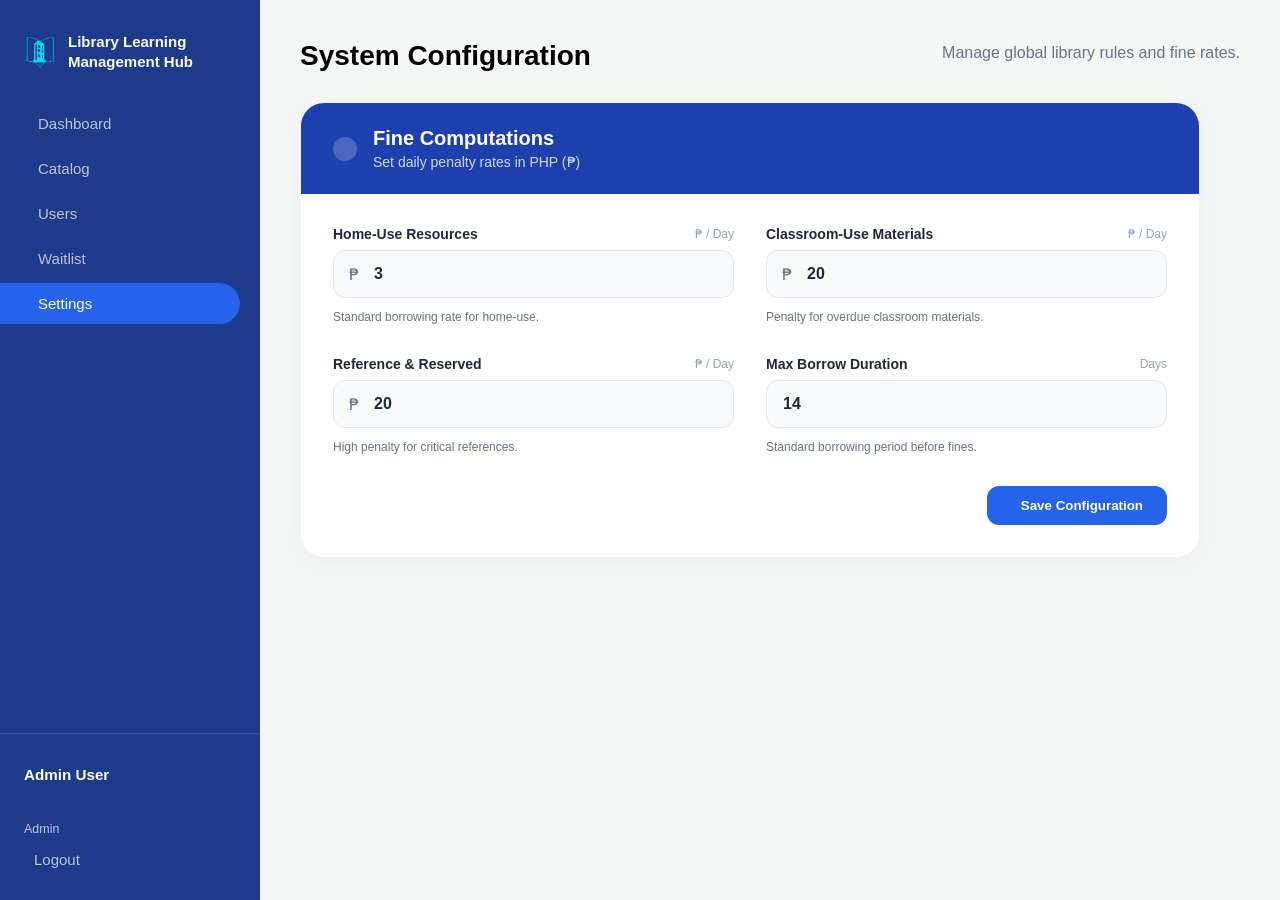
<file: admin_settings.html>
<!DOCTYPE html>
<html lang="en">
<head>
    <meta charset="UTF-8">
    <meta name="viewport" content="width=device-width, initial-scale=1.0">
    <title>Library Management System - Settings</title>
    <link rel="stylesheet" href="css/admin.css">
    <link rel="stylesheet" href="css/layout.css">
    <link rel="stylesheet" href="css/sidebar.css">
    <link rel='stylesheet' href='https://cdn-uicons.flaticon.com/uicons-regular-rounded/css/uicons-regular-rounded.css'>
    <style>
        /* --- SETTINGS SPECIFIC STYLES --- */
        .settings-container {
            max-width: 900px;
            margin-top: 20px;
        }

        .config-card {
            background: white;
            border-radius: 24px;
            overflow: hidden;
            border: 1px solid #f1f5f9;
            box-shadow: 0 4px 20px rgba(0,0,0,0.03);
        }

        .config-header {
            background: #1e40af; /* Deep Blue from Figma */
            padding: 24px 32px;
            display: flex;
            align-items: center;
            gap: 16px;
            color: white;
        }

        .config-header i {
            font-size: 24px;
            background: rgba(255, 255, 255, 0.2);
            padding: 12px;
            border-radius: 12px;
        }

        .config-header h3 { margin: 0; font-size: 20px; }
        .config-header p { margin: 4px 0 0; font-size: 14px; opacity: 0.8; }

        .config-body {
            padding: 32px;
            display: grid;
            grid-template-columns: 1fr 1fr;
            gap: 32px;
        }

        .input-group {
            display: flex;
            flex-direction: column;
            gap: 8px;
        }

        .input-label-row {
            display: flex;
            justify-content: space-between;
            align-items: center;
        }

        .input-label-row label {
            font-weight: 700;
            color: #1e293b;
            font-size: 14px;
        }

        .unit-label {
            font-size: 12px;
            color: #94a3b8;
        }

        .custom-input-wrapper {
            position: relative;
            display: flex;
            align-items: center;
        }

        .input-prefix {
            position: absolute;
            left: 16px;
            color: #64748b;
            font-weight: 500;
        }

        .custom-input {
            width: 100%;
            padding: 14px 16px 14px 40px;
            background: #f8fafc;
            border: 1px solid #e2e8f0;
            border-radius: 12px;
            font-size: 16px;
            color: #1e293b;
            font-weight: 600;
            transition: all 0.2s;
        }

        .custom-input:focus {
            outline: none;
            border-color: #3b82f6;
            background: white;
            box-shadow: 0 0 0 4px rgba(59, 130, 246, 0.1);
        }

        .input-help-text {
            font-size: 12px;
            color: #64748b;
            margin-top: 4px;
        }

        .config-footer {
            padding: 0 32px 32px;
            display: flex;
            justify-content: flex-end;
        }

        .btn-save-config {
            background: #2563eb;
            color: white;
            border: none;
            padding: 12px 24px;
            border-radius: 12px;
            font-weight: 600;
            display: flex;
            align-items: center;
            gap: 10px;
            cursor: pointer;
            transition: background 0.2s;
        }

        .btn-save-config:hover {
            background: #1d4ed8;
        }
    </style>
</head>

<body>
    <div class="admin-container">
        <aside class="sidebar">
            <div class="sidebar-header">
                <img src="applogo(2).png" alt="Logo" class="logo-icon">
                <h2 class="brand-name">Library Learning Management Hub</h2>
            </div>
            <nav class="sidebar-nav">
                <ul>
                    <li class="nav-item"><a href="admin_dashboard.html"><i class="fi fi-rr-home"></i> Dashboard</a></li>
                    <li class="nav-item"><a href="admin_catalog.php"><i class="fi fi-rr-search"></i> Catalog</a></li>
                    <li class="nav-item"><a href="admin_users.html"><i class="fi fi-rr-users-alt"></i> Users</a></li>
                    <li class="nav-item"><a href="admin_waitlist.html"><i class="fi fi-rr-clock"></i> Waitlist</a></li>
                    <li class="nav-item active"><a href="#"><i class="fi fi-rr-settings"></i> Settings</a></li>
                </ul>
            </nav>
            <div class="sidebar-footer">
                <div class="admin-profile">
                    <strong>Admin User</strong><br><small>Admin</small>
                </div>
                <a href="index.html" class="logout-link"><i class="fi fi-rr-exit"></i> Logout</a>
            </div>
        </aside>

        <main class="main-content">
            <header class="overview-header" style="margin-bottom: 30px;">
                <h1 style="font-size: 28px; margin: 0;">System Configuration</h1>
                <p style="color: #64748b; margin: 4px 0 0;">Manage global library rules and fine rates.</p>
            </header>

            <div class="settings-container">
                <div class="config-card">
                    <div class="config-header">
                        <i class="fi fi-rr-credit-card"></i>
                        <div>
                            <h3>Fine Computations</h3>
                            <p>Set daily penalty rates in PHP (₱)</p>
                        </div>
                    </div>

                    <form class="config-body">
                        <div class="input-group">
                            <div class="input-label-row">
                                <label>Home-Use Resources</label>
                                <span class="unit-label">₱ / Day</span>
                            </div>
                            <div class="custom-input-wrapper">
                                <span class="input-prefix">₱</span>
                                <input type="number" class="custom-input" value="3">
                            </div>
                            <span class="input-help-text">Standard borrowing rate for home-use.</span>
                        </div>

                        <div class="input-group">
                            <div class="input-label-row">
                                <label>Classroom-Use Materials</label>
                                <span class="unit-label">₱ / Day</span>
                            </div>
                            <div class="custom-input-wrapper">
                                <span class="input-prefix">₱</span>
                                <input type="number" class="custom-input" value="20">
                            </div>
                            <span class="input-help-text">Penalty for overdue classroom materials.</span>
                        </div>

                        <div class="input-group">
                            <div class="input-label-row">
                                <label>Reference & Reserved</label>
                                <span class="unit-label">₱ / Day</span>
                            </div>
                            <div class="custom-input-wrapper">
                                <span class="input-prefix">₱</span>
                                <input type="number" class="custom-input" value="20">
                            </div>
                            <span class="input-help-text">High penalty for critical references.</span>
                        </div>

                        <div class="input-group">
                            <div class="input-label-row">
                                <label>Max Borrow Duration</label>
                                <span class="unit-label">Days</span>
                            </div>
                            <div class="custom-input-wrapper">
                                <input type="number" class="custom-input" style="padding-left: 16px;" value="14">
                            </div>
                            <span class="input-help-text">Standard borrowing period before fines.</span>
                        </div>
                    </form>

                    <div class="config-footer">
                        <button class="btn-save-config">
                            <i class="fi fi-rr-disk"></i>
                            Save Configuration
                        </button>
                    </div>
                </div>
            </div>
        </main>
    </div>
</body>
</html>
</file>
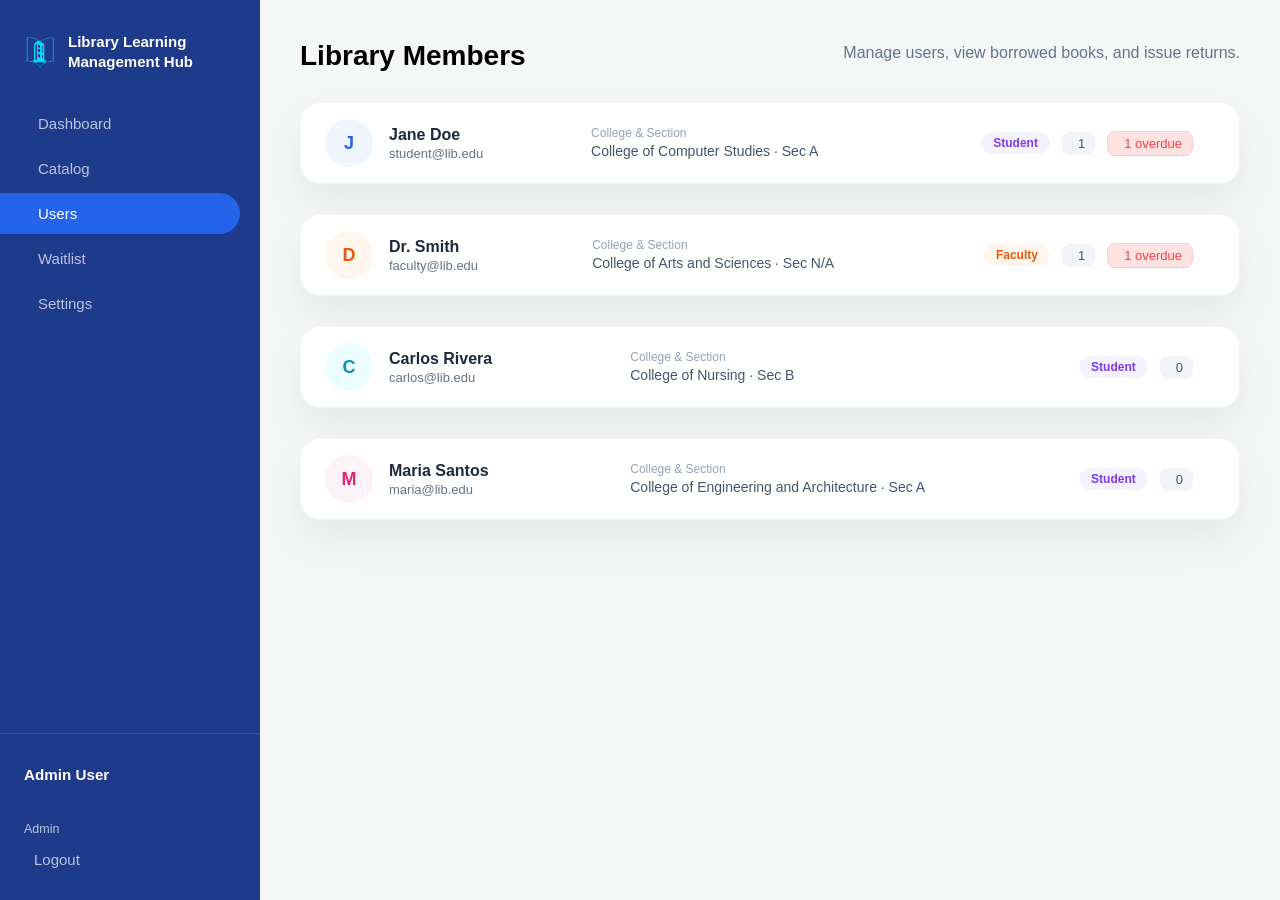
<file: admin_users.html>
<!DOCTYPE html>
<html lang="en">
<head>
    <meta charset="UTF-8">
    <meta name="viewport" content="width=device-width, initial-scale=1.0">
    <title>Library Management System - Library Members</title>
    <link rel="stylesheet" href="css/admin.css">
    <link rel="stylesheet" href="css/layout.css">
    <link rel="stylesheet" href="css/sidebar.css">
    <link rel='stylesheet' href='https://cdn-uicons.flaticon.com/uicons-regular-rounded/css/uicons-regular-rounded.css'>
    <style>
        /* --- USERS PAGE SPECIFIC STYLES --- */
        .member-card {
            background: white;
            border: 1px solid #f1f5f9;
            border-radius: 20px;
            padding: 16px 24px;
            margin-bottom: 12px;
            display: flex;
            align-items: center;
            justify-content: space-between;
            transition: transform 0.2s, box-shadow 0.2s;
        }

        .member-card:hover {
            box-shadow: 0 4px 12px rgba(0,0,0,0.05);
        }

        .member-main-info {
            display: flex;
            align-items: center;
            gap: 16px;
            flex: 1;
        }

        .member-avatar {
            width: 48px;
            height: 48px;
            border-radius: 50%;
            background: #eff6ff;
            color: #2563eb;
            display: flex;
            align-items: center;
            justify-content: center;
            font-weight: 600;
            font-size: 18px;
        }

        .member-details h4 {
            margin: 0;
            font-size: 16px;
            color: #1e293b;
        }

        .member-details p {
            margin: 2px 0 0;
            font-size: 13px;
            color: #64748b;
        }

        .member-college {
            flex: 1.5;
            text-align: left;
        }

        .member-college span {
            display: block;
            font-size: 12px;
            color: #94a3b8;
            margin-bottom: 2px;
        }

        .member-college strong {
            font-size: 14px;
            color: #475569;
            font-weight: 500;
        }

        .member-stats {
            display: flex;
            align-items: center;
            gap: 12px;
        }

        /* Badges from Figma */
        .badge-role {
            padding: 4px 12px;
            border-radius: 20px;
            font-size: 12px;
            font-weight: 600;
        }

        .role-student { background: #f5f3ff; color: #7c3aed; }
        .role-faculty { background: #fff7ed; color: #ea580c; }

        .stat-badge {
            display: flex;
            align-items: center;
            gap: 6px;
            padding: 4px 10px;
            background: #f1f5f9;
            border-radius: 8px;
            font-size: 13px;
            color: #475569;
        }

        .stat-badge.overdue {
            background: #fee2e2;
            color: #ef4444;
            border: 1px solid #fecaca;
        }

        .expand-btn {
            color: #cbd5e1;
            font-size: 20px;
            cursor: pointer;
            margin-left: 10px;
        }
    </style>
</head>

<body>
    <div class="admin-container">
        <aside class="sidebar">
            <div class="sidebar-header">
                <img src="applogo(2).png" alt="Logo" class="logo-icon">
                <h2 class="brand-name">Library Learning Management Hub</h2>
            </div>
            <nav class="sidebar-nav">
                <ul>
                    <li class="nav-item"><a href="admin_dashboard.html"><i class="fi fi-rr-home"></i> Dashboard</a></li>
                    <li class="nav-item"><a href="admin_catalog.php"><i class="fi fi-rr-search"></i> Catalog</a></li>
                    <li class="nav-item active"><a href="#"><i class="fi fi-rr-users-alt"></i> Users</a></li>
                    <li class="nav-item"><a href="admin_waitlist.html"><i class="fi fi-rr-clock"></i> Waitlist</a></li>
                    <li class="nav-item"><a href="admin_settings.html"><i class="fi fi-rr-settings"></i> Settings</a></li>
                </ul>
            </nav>
            <div class="sidebar-footer">
                <div class="admin-profile">
                    <strong>Admin User</strong><br><small>Admin</small>
                </div>
                <a href="index.html" class="logout-link"><i class="fi fi-rr-exit"></i> Logout</a>
            </div>
        </aside>

        <main class="main-content">
            <header class="overview-header" style="margin-bottom: 30px;">
                <h1 style="font-size: 28px; margin: 0;">Library Members</h1>
                <p style="color: #64748b; margin: 4px 0 0;">Manage users, view borrowed books, and issue returns.</p>
            </header>

            <section class="members-list">
                
                <div class="member-card">
                    <div class="member-main-info">
                        <div class="member-avatar">J</div>
                        <div class="member-details">
                            <h4>Jane Doe</h4>
                            <p>student@lib.edu</p>
                        </div>
                    </div>
                    <div class="member-college">
                        <span>College & Section</span>
                        <strong>College of Computer Studies · Sec A</strong>
                    </div>
                    <div class="member-stats">
                        <span class="badge-role role-student">Student</span>
                        <div class="stat-badge"><i class="fi fi-rr-book-alt"></i> 1</div>
                        <div class="stat-badge overdue"><i class="fi fi-rr-exclamation"></i> 1 overdue</div>
                        <i class="fi fi-rr-angle-small-down expand-btn"></i>
                    </div>
                </div>

                <div class="member-card">
                    <div class="member-main-info">
                        <div class="member-avatar" style="background: #fff7ed; color: #ea580c;">D</div>
                        <div class="member-details">
                            <h4>Dr. Smith</h4>
                            <p>faculty@lib.edu</p>
                        </div>
                    </div>
                    <div class="member-college">
                        <span>College & Section</span>
                        <strong>College of Arts and Sciences · Sec N/A</strong>
                    </div>
                    <div class="member-stats">
                        <span class="badge-role role-faculty">Faculty</span>
                        <div class="stat-badge"><i class="fi fi-rr-book-alt"></i> 1</div>
                        <div class="stat-badge overdue"><i class="fi fi-rr-exclamation"></i> 1 overdue</div>
                        <i class="fi fi-rr-angle-small-down expand-btn"></i>
                    </div>
                </div>

                <div class="member-card">
                    <div class="member-main-info">
                        <div class="member-avatar" style="background: #ecfeff; color: #0891b2;">C</div>
                        <div class="member-details">
                            <h4>Carlos Rivera</h4>
                            <p>carlos@lib.edu</p>
                        </div>
                    </div>
                    <div class="member-college">
                        <span>College & Section</span>
                        <strong>College of Nursing · Sec B</strong>
                    </div>
                    <div class="member-stats">
                        <span class="badge-role role-student">Student</span>
                        <div class="stat-badge"><i class="fi fi-rr-book-alt"></i> 0</div>
                        <i class="fi fi-rr-angle-small-down expand-btn"></i>
                    </div>
                </div>

                <div class="member-card">
                    <div class="member-main-info">
                        <div class="member-avatar" style="background: #fdf2f8; color: #db2777;">M</div>
                        <div class="member-details">
                            <h4>Maria Santos</h4>
                            <p>maria@lib.edu</p>
                        </div>
                    </div>
                    <div class="member-college">
                        <span>College & Section</span>
                        <strong>College of Engineering and Architecture · Sec A</strong>
                    </div>
                    <div class="member-stats">
                        <span class="badge-role role-student">Student</span>
                        <div class="stat-badge"><i class="fi fi-rr-book-alt"></i> 0</div>
                        <i class="fi fi-rr-angle-small-down expand-btn"></i>
                    </div>
                </div>

            </section>
        </main>
    </div>
</body>
</html>
</file>
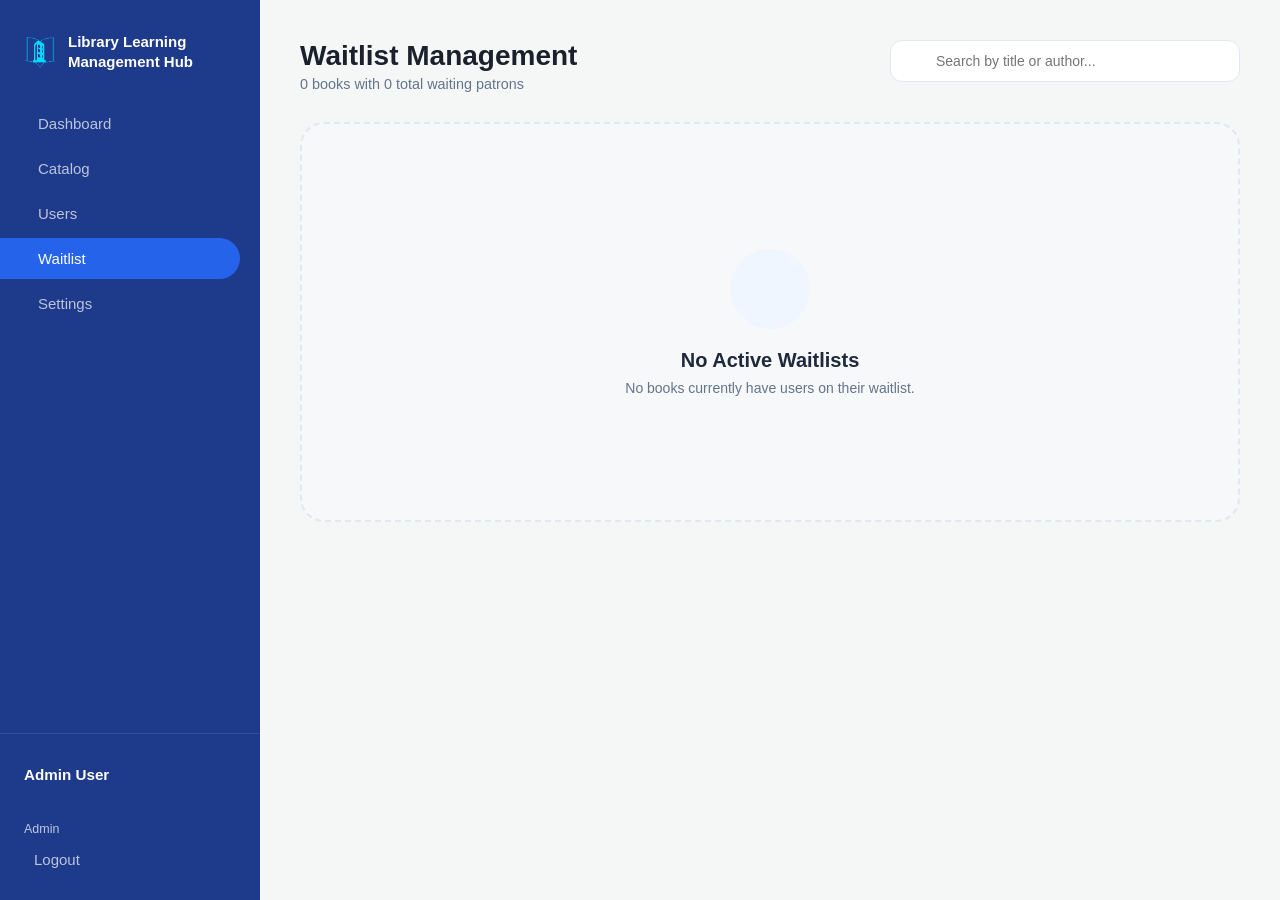
<file: admin_waitlist.html>
<!DOCTYPE html>
<html lang="en">
<head>
    <meta charset="UTF-8">
    <meta name="viewport" content="width=device-width, initial-scale=1.0">
    <title>Library Management System - Waitlist</title>
    <link rel="stylesheet" href="css/admin.css">
    <link rel="stylesheet" href="css/layout.css">
    <link rel="stylesheet" href="css/sidebar.css">
    <link rel='stylesheet' href='https://cdn-uicons.flaticon.com/uicons-regular-rounded/css/uicons-regular-rounded.css'>
    <style>
        /* --- WAITLIST SPECIFIC STYLES --- */
        .waitlist-header {
            display: flex;
            justify-content: space-between;
            align-items: flex-start;
            margin-bottom: 30px;
        }

        .search-container {
            position: relative;
            width: 350px;
        }

        .search-container i {
            position: absolute;
            left: 15px;
            top: 50%;
            transform: translateY(-50%);
            color: #94a3b8;
        }

        .search-input {
            width: 100%;
            padding: 12px 15px 12px 45px;
            border: 1px solid #e2e8f0;
            border-radius: 12px;
            background: white;
            font-size: 14px;
            outline: none;
            transition: border-color 0.2s;
        }

        .search-input:focus {
            border-color: #2563eb;
        }

        /* Empty State Box from Figma */
        .empty-state-container {
            width: 100%;
            height: 400px;
            border: 2px dashed #e2e8f0;
            border-radius: 24px;
            display: flex;
            flex-direction: column;
            align-items: center;
            justify-content: center;
            text-align: center;
            background: rgba(248, 250, 252, 0.5);
            margin-top: 20px;
        }

        .empty-icon-circle {
            width: 80px;
            height: 80px;
            background: #eff6ff;
            border-radius: 50%;
            display: flex;
            align-items: center;
            justify-content: center;
            margin-bottom: 20px;
        }

        .empty-icon-circle i {
            font-size: 32px;
            color: #3b82f6;
            opacity: 0.6;
        }

        .empty-state-container h2 {
            font-size: 20px;
            color: #1e293b;
            margin: 0 0 8px 0;
        }

        .empty-state-container p {
            font-size: 14px;
            color: #64748b;
            margin: 0;
        }
    </style>
</head>

<body>
    <div class="admin-container">
        <aside class="sidebar">
            <div class="sidebar-header">
                <img src="applogo(2).png" alt="Logo" class="logo-icon">
                <h2 class="brand-name">Library Learning Management Hub</h2>
            </div>
            <nav class="sidebar-nav">
                <ul>
                    <li class="nav-item"><a href="admin_dashboard.html"><i class="fi fi-rr-home"></i> Dashboard</a></li>
                    <li class="nav-item"><a href="admin_catalog.php"><i class="fi fi-rr-search"></i> Catalog</a></li>
                    <li class="nav-item"><a href="admin_users.html"><i class="fi fi-rr-users-alt"></i> Users</a></li>
                    <li class="nav-item active"><a href="#"><i class="fi fi-rr-clock"></i> Waitlist</a></li>
                    <li class="nav-item"><a href="admin_settings.html"><i class="fi fi-rr-settings"></i> Settings</a></li>
                </ul>
            </nav>
            <div class="sidebar-footer">
                <div class="admin-profile">
                    <strong>Admin User</strong><br><small>Admin</small>
                </div>
                <a href="index.html" class="logout-link"><i class="fi fi-rr-exit"></i> Logout</a>
            </div>
        </aside>

        <main class="main-content">
            <div class="waitlist-header">
                <div class="title-group">
                    <h1 style="font-size: 28px; margin: 0;">Waitlist Management</h1>
                    <p style="color: #64748b; margin: 4px 0 0;">0 books with 0 total waiting patrons</p>
                </div>
                
                <div class="search-container">
                    <i class="fi fi-rr-search"></i>
                    <input type="text" class="search-input" placeholder="Search by title or author...">
                </div>
            </div>

            <div class="empty-state-container">
                <div class="empty-icon-circle">
                    <i class="fi fi-rr-clock"></i>
                </div>
                <h2>No Active Waitlists</h2>
                <p>No books currently have users on their waitlist.</p>
            </div>
        </main>
    </div>
</body>
</html>
</file>
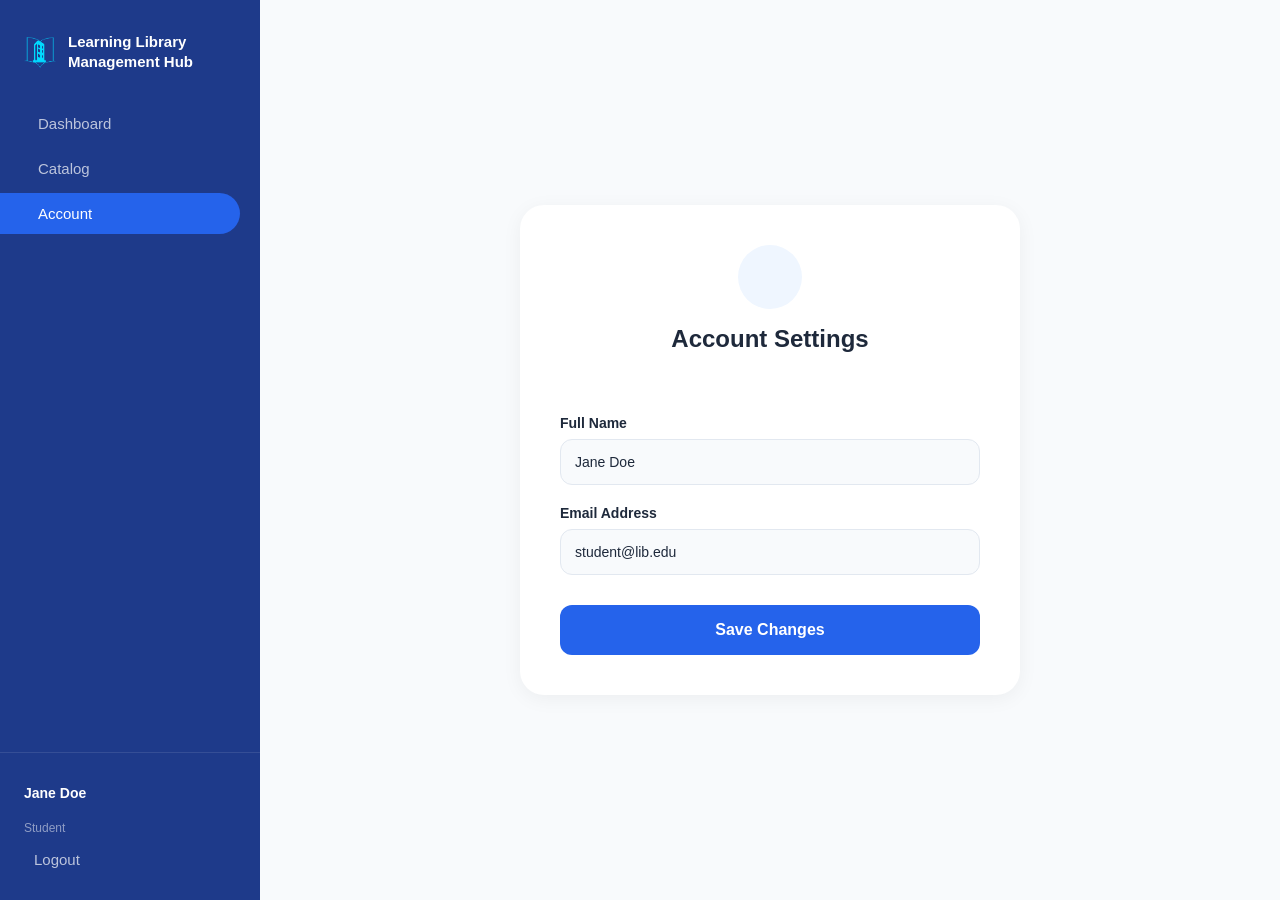
<file: member_account.html>
<!DOCTYPE html>
<html lang="en">
<head>
    <meta charset="UTF-8">
    <meta name="viewport" content="width=device-width, initial-scale=1.0">
    <title>Account Settings - Member</title>
    <link rel="stylesheet" href="css/layout.css">
    <link rel="stylesheet" href="css/member.css">
    <link rel="stylesheet" href="css/sidebar.css">
    <link rel='stylesheet' href='https://cdn-uicons.flaticon.com/uicons-regular-rounded/css/uicons-regular-rounded.css'>
</head>
<body>
    <div class="app-container">
        <aside class="sidebar">
            <div class="sidebar-header">
                <img src="applogo(2).png" alt="Logo" class="logo-icon">
                <h2 class="brand-name">Learning Library Management Hub</h2>
            </div>
            <nav class="sidebar-nav">
                <ul>
                    <li class="nav-item"><a href="member_dashboard.php"><i class="fi fi-rr-home"></i> Dashboard</a></li>
                    <li class="nav-item"><a href="member_catalog.php"><i class="fi fi-rr-search"></i> Catalog</a></li>
                    <li class="nav-item active"><a href="member_account.html"><i class="fi fi-rr-user"></i> Account</a></li>
                </ul>
            </nav>
            <div class="sidebar-footer">
                <div class="user-info">
                    <strong>Jane Doe</strong><br><small>Student</small>
                </div>
                <a href="index.html" class="logout-link"><i class="fi fi-rr-exit"></i> Logout</a>
            </div>
        </aside>

        <main class="main-content flex-center">
            <div class="settings-card">
                <div class="settings-header">
                    <div class="icon-circle">
                        <i class="fi fi-rr-settings"></i>
                    </div>
                    <h1>Account Settings</h1>
                    <p>Update your profile info and preferences here.</p>
                </div>

                <form class="settings-form">
                    <div class="form-group">
                        <label>Full Name</label>
                        <input type="text" value="Jane Doe" placeholder="Enter your full name">
                    </div>

                    <div class="form-group">
                        <label>Email Address</label>
                        <input type="email" value="student@lib.edu" placeholder="Enter your email">
                    </div>

                    <button type="submit" class="btn-save-large">Save Changes</button>
                </form>
            </div>
        </main>
    </div>
</body>
</html>
</file>
<file: css/admin.css>
/* Admin Dashboard Styles */

/* Container & Global */
.admin-container {
    display: flex;
    min-height: 100vh;
}

/* Main Content Adjustment */
.main-content {
    margin-left: 260px; 
    width: calc(100% - 260px);
    min-height: 100vh;
    background-color: #f4f7f6;
    padding: 40px;
}

/*Dashboard Styles*/
/* Header & Filters */
.overview-header {
    display: flex;
    justify-content: space-between;
    align-items: flex-start;
    margin-bottom: 30px;
}

.title-group h1 { font-size: 1.8rem; color: #1a202c; margin-bottom: 5px; }
.title-group p { color: #718096; font-size: 0.9rem; }

.filter-buttons {
    background: #edf2f7;
    padding: 5px;
    border-radius: 10px;
    display: flex;
    gap: 5px;
}

.btn-filter {
    border: none;
    background: transparent;
    padding: 8px 15px;
    border-radius: 8px;
    cursor: pointer;
    font-size: 0.85rem;
    color: #4a5568;
}

.btn-filter.active {
    background: white;
    box-shadow: 0 2px 4px rgba(0,0,0,0.05);
    color: #1d456d;
    font-weight: 600;
}

/* Stats Grid */
/* Stats Grid - Forced into 1 line */
.stats-grid {
    display: grid;
    grid-template-columns: repeat(4, 1fr); /* Forces 4 columns in one row */
    gap: 20px;
    margin-bottom: 30px;
    width: 100%;
}

.stat-card {
    background: white;
    padding: 20px;
    border-radius: 15px;
    display: flex;
    align-items: center;
    gap: 15px;
    position: relative;
    box-shadow: 0 4px 6px rgba(0, 0, 0, 0.02);
    border: 1px solid #f0f0f0;
    min-width: 0; /* Prevents long text from breaking the grid width */
}

/* Optional: Add a media query for smaller screens so it stays usable on mobile */
@media (max-width: 1024px) {
    .stats-grid {
        grid-template-columns: repeat(2, 1fr); /* Drops to 2x2 on tablets */
    }
}

.stat-icon {
    width: 45px;
    height: 45px;
    border-radius: 12px;
    display: flex;
    align-items: center;
    justify-content: center;
    font-size: 20px;
}

/* details-section style */
.details-section {
    background: white;
    margin-top: 20px;
    border-radius: 15px;
    padding: 20px;
    box-shadow: 0 4px 6px rgba(0,0,0,0.02);
    border: 1px solid #f0f0f0;
    transition: all 0.3s ease;
}

/* Hidden State */
.hidden {
    display: none;
}

/* Rotation for the arrow icon */
.rotate-arrow {
    transform: rotate(180deg);
}

/* Table styling based on your Figma screenshot */
.borrow-table {
    width: 100%;
    border-collapse: collapse;
    margin-top: 20px;
}

.borrow-table th {
    text-align: left;
    color: #a0aec0;
    font-size: 0.75rem;
    padding: 10px;
    border-bottom: 1px solid #f0f0f0;
}

.borrow-table td {
    padding: 15px 10px;
    font-size: 0.85rem;
}

/* --- Photo Scaling Logic --- */
.book-img-container {
    width: 40px;
    height: 55px;
    border-radius: 4px;
    overflow: hidden; /* Clips the image to the container */
    background: #f0f0f0;
    flex-shrink: 0;
}

.book-img-container img {
    width: 100%;
    height: 100%;
    object-fit: cover; /* Key: Resizes photo to fill without stretching */
    display: block;
}

/* --- Collapsible Logic --- */
.details-section {
    background: white;
    margin-top: 20px;
    margin-bottom: 25px;
    padding: 20px;
    border-radius: 15px;
    box-shadow: 0 4px 6px rgba(0,0,0,0.02);
    border: 1px solid #f0f0f0;
    width: 100%; /* Ensures it spans across the grid layout */
}

.hidden {
    display: none;
}

.rotate-arrow {
    transform: rotate(180deg);
}

.dropdown-arrow {
    transition: transform 0.3s ease;
}

/* Table Clean up */
.borrow-table { width: 100%; border-collapse: collapse; margin-top: 15px; }
.book-info { display: flex; align-items: center; gap: 12px; }
.badge-overdue {
    background: #fff5f5;
    color: #e53e3e;
    padding: 4px 8px;
    border-radius: 6px;
    font-weight: 600;
}

.btn-return {
    background: #2b6cb0;
    color: white;
    border: none;
    padding: 6px 12px;
    border-radius: 8px;
    cursor: pointer;
}

/* Icon Colors */
.icon-blue { background: #ebf4ff; color: #3182ce; }
.icon-red { background: #fff5f5; color: #e53e3e; }
.icon-green { background: #f0fff4; color: #38a169; }
.icon-purple { background: #faf5ff; color: #805ad5; }

.stat-info span { color: #718096; font-size: 0.85rem; display: block; }
.stat-info h3 { font-size: 1.4rem; color: #1a202c; margin-top: 2px; }
.stat-info small { font-size: 0.7rem; color: #a0aec0; }

.text-red { color: #e53e3e; }
.dropdown-arrow { position: absolute; right: 15px; color: #cbd5e0; }

.dashboard-row {
    display: grid;
    grid-template-columns: 2fr 1fr; /* 2 parts for big chart, 1 for small */
    gap: 20px;
    margin-bottom: 20px;
}

.dashboard-row.single { 
    grid-template-columns: 1fr; 
}

.chart-wrapper {
    width: 100%;
    min-height: 260px;
    max-height: 320px;
    padding-top: 12px;
}

.chart-wrapper--small {
    min-height: 240px;
    max-height: 300px;
}

.card canvas {
    width: 100% !important;
    height: 100% !important;
    display: block;
}

.chart-container{
    background: white;
    height:400px;
    padding: 25px;
    border-radius: 15px;
    box-shadow: 0 4px 6px rgba(0,0,0,0.02);
    border: 1px solid #f0f0f0;
}

.list-container {
    display: flex;
    flex-direction: column;
    height: auto; /* Allows height to grow with content */
}

/* Top Borrowers List Styling */
.borrower-item {
    display: flex;
    align-items: center;
    gap: 15px;
    padding: 15px 0;
}

.rank { font-weight: bold; color: #f6ad55; width: 20px; }
.rank.gray { color: #a0aec0; }

.avatar {
    width: 40px; height: 40px; border-radius: 50%;
    background: #ebf4ff; color: #3182ce;
    display: flex; align-items: center; justify-content: center; font-weight: bold;
}

.count {
    margin-left: auto;
    background: #edf2f7;
    padding: 4px 10px;
    border-radius: 20px;
    font-size: 0.8rem;
    font-weight: bold;
    color: #2b6cb0;
}

/*catalog*/
/* Catalog Header & Toolbar */
.catalog-header {
    display: flex;
    justify-content: space-between;
    align-items: center;
    margin-bottom: 25px;
}

.btn-add {
    background: #2563eb;
    color: white;
    padding: 10px 20px;
    border-radius: 8px;
    border: none;
    font-weight: 600;
    cursor: pointer;
    display: flex;
    align-items: center;
    gap: 8px;
}

.toolbar {
    display: flex;
    gap: 15px;
    margin-bottom: 30px;
}

.search-bar {
    flex: 1;
    position: relative;
    background: white;
    border-radius: 10px;
    border: 1px solid #e5e7eb;
}

.search-bar i {
    position: absolute;
    left: 15px;
    top: 50%;
    transform: translateY(-50%);
    color: #9ca3af;
}

.search-bar input {
    width: 100%;
    padding: 12px 12px 12px 45px;
    border: none;
    background: transparent;
    outline: none;
}

.select-filter {
    padding: 10px 15px;
    border-radius: 10px;
    border: 1px solid #e5e7eb;
    background: white;
    color: #374151;
    cursor: pointer;
}

/* Book Grid Layout */
.book-grid {
    display: grid;
    grid-template-columns: repeat(auto-fill, minmax(220px, 1fr));
    gap: 25px;
}

.book-card {
    background: white;
    border-radius: 15px;
    overflow: hidden;
    box-shadow: 0 4px 6px -1px rgba(0, 0, 0, 0.1);
    transition: transform 0.2s;
}

.book-card:hover {
    transform: translateY(-5px);
}

.book-image {
    position: relative;
    height: 280px;
}

.book-image img {
    width: 100%;
    height: 100%;
    object-fit: cover;
}

.badge {
    position: absolute;
    top: 10px;
    right: 10px;
    padding: 5px 12px;
    border-radius: 20px;
    font-size: 12px;
    font-weight: 600;
}

.badge.available { background: #dcfce7; color: #166534; }
.badge.unavailable { background: #fee2e2; color: #991b1b; }

.book-details {
    padding: 15px;
}

.book-details .category {
    font-size: 11px;
    color: #6b7280;
    letter-spacing: 0.5px;
    display: block;
    margin-bottom: 5px;
}

.book-details h3 {
    font-size: 16px;
    color: #1f2937;
    line-height: 1.4;
}

/*Add New Book*/
/* Modal Overlay - Hidden by default */
.modal-overlay {
    display: none; 
    position: fixed;
    top: 0;
    left: 0;
    width: 100%;
    height: 100%;
    background: rgba(0, 0, 0, 0.5);
    backdrop-filter: blur(4px);
    z-index: 1000;
    justify-content: center;
    align-items: center;
}

/* Modal Content Container */
.modal-container {
    background: white;
    width: 90%;
    max-width: 900px;
    border-radius: 20px;
    overflow-y: auto;
    max-height: 90vh;
    display: block;
    animation: slideIn 0.3s ease-out;
}
.modal-container::-webkit-scrollbar {
    width: 6px;
}
.modal-container::-webkit-scrollbar-thumb {
    background: #cbd5e1;
    border-radius: 10px;
}

@keyframes slideIn {
    from { transform: translateY(-50px); opacity: 0; }
    to { transform: translateY(0); opacity: 1; }
}

.close-modal {
    background: none;
    border: none;
    color: white;
    font-size: 30px;
    cursor: pointer;
}

/* Admin Users Page Styles */
.page-header {
    display: flex;
    align-items: flex-start;
    justify-content: space-between;
    gap: 20px;
    margin-bottom: 24px;
}

.page-header h1 {
    margin: 0;
    font-size: 2rem;
    color: #0f172a;
}

.page-header p {
    margin: 8px 0 0;
    color: #64748b;
    font-size: 0.95rem;
}

.btn-primary {
    display: inline-flex;
    align-items: center;
    gap: 10px;
    padding: 12px 20px;
    border-radius: 999px;
    background: #2563eb;
    color: white;
    border: none;
    cursor: pointer;
    text-decoration: none;
    font-weight: 600;
    box-shadow: 0 16px 40px rgba(37, 99, 235, 0.16);
}

.users-toolbar {
    display: flex;
    flex-wrap: wrap;
    gap: 16px;
    align-items: center;
    justify-content: flex-start;
    margin-bottom: 28px;
}

.search-container {
    position: relative;
    width: 100%;
    max-width: 420px;
}

.search-container i {
    position: absolute;
    left: 16px;
    top: 50%;
    transform: translateY(-50%);
    color: #94a3b8;
}

.search-input {
    width: 100%;
    padding: 12px 16px 12px 44px;
    border: 1px solid #e2e8f0;
    border-radius: 14px;
    background: white;
    font-size: 0.95rem;
    outline: none;
    transition: border-color 0.2s, box-shadow 0.2s;
}

.search-input:focus {
    border-color: #2563eb;
    box-shadow: 0 0 0 4px rgba(37, 99, 235, 0.12);
}

.filter-group {
    display: flex;
    flex-wrap: wrap;
    gap: 10px;
}

.filter-pill {
    border: none;
    background: #f8fafc;
    color: #475569;
    padding: 10px 16px;
    border-radius: 999px;
    cursor: pointer;
    font-size: 0.92rem;
    transition: all 0.2s ease;
}

.filter-pill.active,
.filter-pill:hover {
    background: white;
    color: #1d4ed8;
    box-shadow: 0 16px 40px rgba(15, 23, 42, 0.06);
}

.result-count {
    margin-left: auto;
    color: #475569;
    font-size: 0.95rem;
    min-width: 120px;
    text-align: right;
}

.members-list {
    display: flex;
    flex-direction: column;
    gap: 18px;
}

.member-card {
    background: white;
    border: 1px solid #e2e8f0;
    border-radius: 24px;
    padding: 20px 24px;
    display: grid;
    grid-template-columns: 2fr 1.7fr 1.2fr auto;
    gap: 18px;
    align-items: center;
    box-shadow: 0 20px 40px rgba(15, 23, 42, 0.06);
    transition: background 0.3;
}
.member-card:hover {
    background: #f8fafc;
}
.text-danger { 
    color: #b91c1c; 
    font-weight: bold;
}


.member-main {
    display: flex;
    align-items: center;
    gap: 16px;
}

.member-avatar {
    width: 52px;
    height: 52px;
    border-radius: 50%;
    background: #eef2ff;
    color: #1d4ed8;
    display: flex;
    align-items: center;
    justify-content: center;
    font-size: 1rem;
    font-weight: 700;
    text-transform: uppercase;
}

.member-book-info span, member-due-date span, .member-fine span {
    display:block;
    font-size: 11px;
    color: #888;
    text-transform: uppercase;
}
.expand-btn {
    transition: transform 0.3s ease;
}
.member-info h3 {
    margin: 0;
    font-size: 1rem;
    color: #0f172a;
}

.member-info p {
    margin: 6px 0 0;
    color: #64748b;
    font-size: 0.92rem;
}

.member-meta .meta-label {
    display: block;
    color: #94a3b8;
    font-size: 0.75rem;
    margin-bottom: 6px;
}

.member-meta strong {
    display: block;
    color: #0f172a;
    font-size: 0.95rem;
    line-height: 1.4;
}

.member-status {
    display: flex;
    flex-wrap: wrap;
    gap: 10px;
    align-items: center;
    justify-content: flex-end;
}

.badge {
    display: inline-flex;
    align-items: center;
    gap: 8px;
    border-radius: 999px;
    padding: 8px 12px;
    font-size: 0.82rem;
    font-weight: 600;
}

.badge-role.student {
    background: #f5f3ff;
    color: #6b21a8;
}

.badge-role.faculty {
    background: #eef2ff;
    color: #1d4ed8;
}

.badge-books {
    background: #ecfdf5;
    color: #166534;
}

.badge-overdue {
    background: #fef2f2;
    color: #b91c1c;
}

.card-actions {
    display: flex;
    align-items: center;
    gap: 10px;
    justify-content: flex-end;
}

.action-btn,
.action-delete {
    border: none;
    background: transparent;
    color: #64748b;
    cursor: pointer;
    padding: 10px;
    border-radius: 12px;
    transition: background 0.2s ease, color 0.2s ease;
}

.action-btn:hover,
.action-delete:hover {
    background: #f8fafc;
    color: #334155;
}

@media (max-width: 1120px) {
    .member-card {
        grid-template-columns: 1.5fr 1.4fr 1fr auto;
    }
}

@media (max-width: 900px) {
    .main-content {
        margin-left: 0;
        width: 100%;
        padding: 24px 20px 40px;
    }

    .page-header,
    .users-toolbar {
        flex-direction: column;
        align-items: stretch;
    }

    .result-count {
        text-align: left;
        margin-left: 0;
    }

    .member-card {
        grid-template-columns: 1fr;
        padding: 18px;
    }

    .member-status,
    .card-actions {
        justify-content: flex-start;
    }
}

/* Ensure the modal is visible when active */
.modal-overlay.active {
    display: flex;
}
</file>
<file: css/layout.css>
/* --- GLOBAL CONFIGURATION --- */
:root {
    --sidebar-width: 260px;
}

* {
    box-sizing: border-box;
}

body {
    margin: 0;
    padding: 0;
    font-family: 'Inter', sans-serif;
    background-color: #f8fafc;
}

/* --- MAIN LAYOUT CONTAINER --- */
.app-container {
    display: flex;
    min-height: 100vh;
}
</file>
<file: css/sidebar.css>
/* --- SIDEBAR CSS --- */
/* Centralized sidebar styling for both admin and member layouts */

:root {
    --sidebar-bg: #1e3a8a;
    --sidebar-active: #2563eb;
    --sidebar-width: 260px;
    --text-white: #ffffff;
    --text-muted: rgba(255, 255, 255, 0.7);
    --border-subtle: rgba(255, 255, 255, 0.1);
}

/* --- SIDEBAR CONTAINER --- */
.sidebar {
    width: var(--sidebar-width);
    background-color: var(--sidebar-bg);
    color: var(--text-white);
    display: flex;
    flex-direction: column;
    position: fixed;
    height: 100vh;
    z-index: 1000;
    overflow: hidden;
    top: 0;
    left: 0;
}

/* --- SIDEBAR HEADER --- */
.sidebar-header {
    padding: 32px 24px;
    display: flex;
    align-items: center;
    gap: 12px;
    flex-shrink: 0;
}

.logo-icon {
    width: 32px;
    height: 32px;
    flex-shrink: 0;
}

.brand-name {
    font-size: 15px;
    font-weight: 700;
    line-height: 1.3;
    margin: 0;
}

/* --- SIDEBAR NAVIGATION --- */
.sidebar-nav {
    flex: 1;
    overflow: hidden;
    padding: 0;
    margin: 0;
}

.sidebar-nav ul {
    list-style: none;
    padding: 0;
    margin: 0;
}

.nav-item {
    margin-bottom: 4px;
}

.nav-item a {
    display: flex;
    align-items: center;
    gap: 14px;
    padding: 12px 24px;
    color: var(--text-muted);
    text-decoration: none;
    font-size: 15px;
    transition: all 0.2s ease;
}

.nav-item:hover a {
    color: var(--text-white);
    background: rgba(255, 255, 255, 0.05);
}

.nav-item.active a {
    background: var(--sidebar-active);
    color: var(--text-white);
    border-radius: 0 50px 50px 0;
    margin-right: 20px;
}

/* --- SIDEBAR FOOTER --- */
.sidebar-footer {
    padding: 32px 24px;
    border-top: 1px solid var(--border-subtle);
    margin-top: auto;
    flex-shrink: 0;
}

.user-info {
    margin-bottom: 16px;
}

.user-info strong {
    display: block;
    font-size: 14px;
    font-weight: 600;
    margin-bottom: 2px;
}

.user-info small {
    display: block;
    color: rgba(255, 255, 255, 0.5);
    font-size: 12px;
}

.admin-profile {
    display: flex;
    flex-direction: column;
    margin-bottom: 15px;
}

.admin-profile strong {
    color: var(--text-white);
    font-weight: 700;
    font-size: 0.95rem;
    line-height: 1.2;
}

.admin-profile small {
    display: block;
    color: rgba(255, 255, 255, 0.72);
    font-size: 0.78rem;
    margin-top: 20px;
}
.admin-name {
    font-weight: 600;
    font-size: 0.9rem;
    margin-bottom: 2px;
}

.admin-role {
    color: var(--text-muted);
    font-size: 0.8rem;
}

.logout-link {
    color: var(--text-muted);
    text-decoration: none;
    display: flex;
    align-items: center;
    gap: 10px;
    font-size: 15px;
    transition: color 0.2s;
}

.logout-link:hover {
    color: var(--text-white);
}
</file>
<file: css/member.css>
/* --- ROOT VARIABLES --- */

/* Base Layout */
body {
    margin: 0;
    font-family: 'Inter', sans-serif;
    background-color: #f8fafc;
}

.app-container {
    display: flex;
    min-height: 100vh;
}

.main-content {
    flex: 1;
    margin-left: 260px;
    padding: 40px;
}

/* --- ROOT VARIABLES --- */
:root {
    --primary-blue: #2563eb;
    --bg-light: #f8fafc;
    --border-color: #f1f5f9;
    --text-main: #1e293b;
    --text-muted: #64748b;
    --error-red: #ef4444;
    --warning-orange: #f97316;
}

/* --- LAYOUT --- */
.member-main {
    padding: 40px;
    max-width: 1200px;
    margin: 0 auto;
}

.welcome-section {
    margin-bottom: 32px;
}

.welcome-section h1 {
    font-size: 32px;
    font-weight: 700;
    color: var(--text-main);
}

/* --- STAT CARDS --- */
.member-stats-grid {
    display: grid;
    grid-template-columns: repeat(auto-fit, minmax(250px, 1fr));
    gap: 24px;
    margin-bottom: 32px;
}

.m-stat-card {
    background: white;
    padding: 24px;
    border-radius: 20px;
    border: 1px solid var(--border-color);
    display: flex;
    align-items: center;
    gap: 16px;
    transition: transform 0.2s;
}

.m-icon-box {
    width: 52px;
    height: 52px;
    border-radius: 14px;
    display: flex;
    align-items: center;
    justify-content: center;
    font-size: 22px;
}

.bg-blue { background: #eff6ff; color: var(--primary-blue); }
.bg-orange { background: #fff7ed; color: var(--warning-orange); }
.bg-red { background: #fef2f2; color: var(--error-red); }

/* --- CONTENT CARDS --- */
.content-card {
    background: white;
    border-radius: 24px;
    border: 1px solid var(--border-color);
    padding: 24px;
    margin-bottom: 24px;
}

.card-header {
    display: flex;
    justify-content: space-between;
    align-items: center;
    margin-bottom: 20px;
}

/* --- THE OVERDUE ITEM BOX (From Figma) --- */
.borrowed-item-box {
    background: #fffafa; /* Light red tint for urgency */
    border: 1px solid #fee2e2;
    border-radius: 18px;
    padding: 20px;
    display: flex;
    gap: 20px;
    align-items: center;
}

.book-cover-sm {
    width: 55px;
    height: 80px;
    border-radius: 6px;
    object-fit: cover;
    box-shadow: 0 4px 6px rgba(0,0,0,0.1);
}

.item-details h4 {
    margin: 0;
    font-size: 18px;
    color: var(--text-main);
}

.item-details p {
    margin: 4px 0 12px;
    font-size: 14px;
    color: var(--text-muted);
}

/* --- TAGS & BADGES --- */
.item-tags {
    display: flex;
    flex-wrap: wrap;
    gap: 8px;
}

.tag {
    font-size: 12px;
    padding: 6px 12px;
    border-radius: 8px;
    display: flex;
    align-items: center;
    gap: 6px;
    font-weight: 500;
}

.tag-red { 
    background: #fee2e2; 
    color: var(--error-red); 
    border: 1px solid #fecaca;
}

.tag-outline { 
    border: 1px solid #e2e8f0; 
    color: var(--text-muted); 
    background: white;
}

/* --- HISTORY TABLE --- */
.history-table {
    width: 100%;
    border-collapse: collapse;
}

.history-table th {
    text-align: left;
    font-size: 11px;
    letter-spacing: 0.05em;
    text-transform: uppercase;
    color: #94a3b8;
    padding: 12px 10px;
    border-bottom: 1px solid var(--border-color);
}

.history-table td {
    padding: 16px 10px;
    border-bottom: 1px solid var(--border-color);
    font-size: 14px;
    color: #475569;
}

.empty-msg {
    text-align: center;
    color: #94a3b8;
    padding: 50px 0;
    font-size: 14px;
    font-style: italic;
}

/* --- ENHANCED MEMBER CARDS --- */
.m-stat-card {
    background: white;
    padding: 24px;
    border-radius: 20px;
    border: 1px solid #f1f5f9;
    display: flex;
    align-items: center;
    gap: 16px;
    box-shadow: 0 2px 4px rgba(0,0,0,0.02);
}

.m-stat-info span {
    font-size: 13px;
    color: #64748b;
    display: block;
    margin-bottom: 4px;
}

.m-stat-info h3 {
    margin: 0;
    font-size: 24px;
    font-weight: 700;
}

.text-red { color: #ef4444; }

/* --- PILL BADGES (Figma Style) --- */
.badge-count {
    background: #eff6ff;
    color: #2563eb;
    padding: 4px 12px;
    border-radius: 50px;
    font-size: 12px;
    font-weight: 600;
}

/* --- HISTORY TABLE --- */
.history-section {
    margin-top: 32px;
}

.history-table {
    width: 100%;
    border-collapse: separate;
    border-spacing: 0 8px; /* Creates the "row gap" look */
}

.history-table th {
    text-align: left;
    color: #94a3b8;
    font-size: 11px;
    text-transform: uppercase;
    letter-spacing: 0.05em;
    padding: 0 16px 8px;
}

.history-table td {
    background: white;
    padding: 16px;
    font-size: 14px;
    color: #334155;
    border-top: 1px solid #f1f5f9;
    border-bottom: 1px solid #f1f5f9;
}

/* Rounds the corners of the white rows */
.history-table td:first-child { 
    border-left: 1px solid #f1f5f9;
    border-radius: 12px 0 0 12px; 
}
.history-table td:last-child { 
    border-right: 1px solid #f1f5f9; 
    border-radius: 0 12px 12px 0; 
}

.status-tag {
    padding: 4px 10px;
    border-radius: 6px;
    font-size: 12px;
    font-weight: 500;
}

.status-reference { 
    background: #f1f5f9; 
    color: #475569; 
}
.status-none { 
    color: #10b981; 
    font-weight: 600; 
} /* For 'None' in Fine column */

/* --- EMPTY STATE CONTAINERS --- */
.empty-state-card {
    background: white;
    border: 1px dashed #cbd5e1; /* Dashed border from Figma */
    border-radius: 16px;
    padding: 60px 20px;
    text-align: center;
    margin-top: 12px;
}

.empty-state-card p {
    color: #94a3b8;
    font-size: 14px;
    margin: 0;
}

/* --- BADGES --- */
.badge-orange {
    background: #fff7ed;
    color: #c2410c;
    padding: 4px 12px;
    border-radius: 50px;
    font-size: 12px;
    font-weight: 600;
}

.badge-green {
    background: #f0fdf4;
    color: #15803d;
    padding: 4px 12px;
    border-radius: 50px;
    font-size: 12px;
    font-weight: 600;
}

/* Section Spacing */
.dashboard-section {
    margin-top: 40px;
}

/* --- ACCOUNT SETTINGS PAGE --- */

/* Centers the card in the middle of the available white space */
.flex-center {
    display: flex;
    justify-content: center;
    align-items: center;
    min-height: calc(100vh - 80px); /* Adjust for main-content padding */
}

.settings-card {
    background: white;
    width: 100%;
    max-width: 500px; /* Narrower width matching Figma */
    padding: 40px;
    border-radius: 24px; /* Rounded corners from Figma */
    box-shadow: 0 4px 20px rgba(0, 0, 0, 0.05); /* Soft shadow */
    text-align: center;
}

.settings-header {
    margin-bottom: 32px;
}

/* The gear icon circle */
.icon-circle {
    width: 64px;
    height: 64px;
    background: #eff6ff;
    color: #3b82f6;
    border-radius: 50%;
    display: flex;
    align-items: center;
    justify-content: center;
    font-size: 24px;
    margin: 0 auto 16px;
}

.settings-header h1 {
    font-size: 24px;
    color: var(--text-main);
    margin: 0 0 8px 0;
}

.settings-header p {
    color: var(--text-muted);
    font-size: 14px;
}

/* Form Layout */
.form-group {
    text-align: left;
    margin-bottom: 20px;
}

.form-group label {
    display: block;
    font-size: 14px;
    font-weight: 600;
    color: var(--text-main);
    margin-bottom: 8px;
}

.form-group input {
    width: 100%;
    padding: 14px;
    border: 1px solid #e2e8f0;
    border-radius: 12px; /* Matching Figma input style */
    background: #f8fafc;
    font-size: 14px;
    color: var(--text-main);
    box-sizing: border-box; /* Ensures padding doesn't break width */
}

/* Figma Primary Blue Button */
.btn-save-large {
    width: 100%;
    background: #2563eb;
    color: white;
    border: none;
    padding: 16px;
    border-radius: 12px;
    font-size: 16px;
    font-weight: 700;
    cursor: pointer;
    margin-top: 10px;
    transition: background 0.2s;
}

.btn-save-large:hover {
    background: #1d4ed8;
}
</file>
